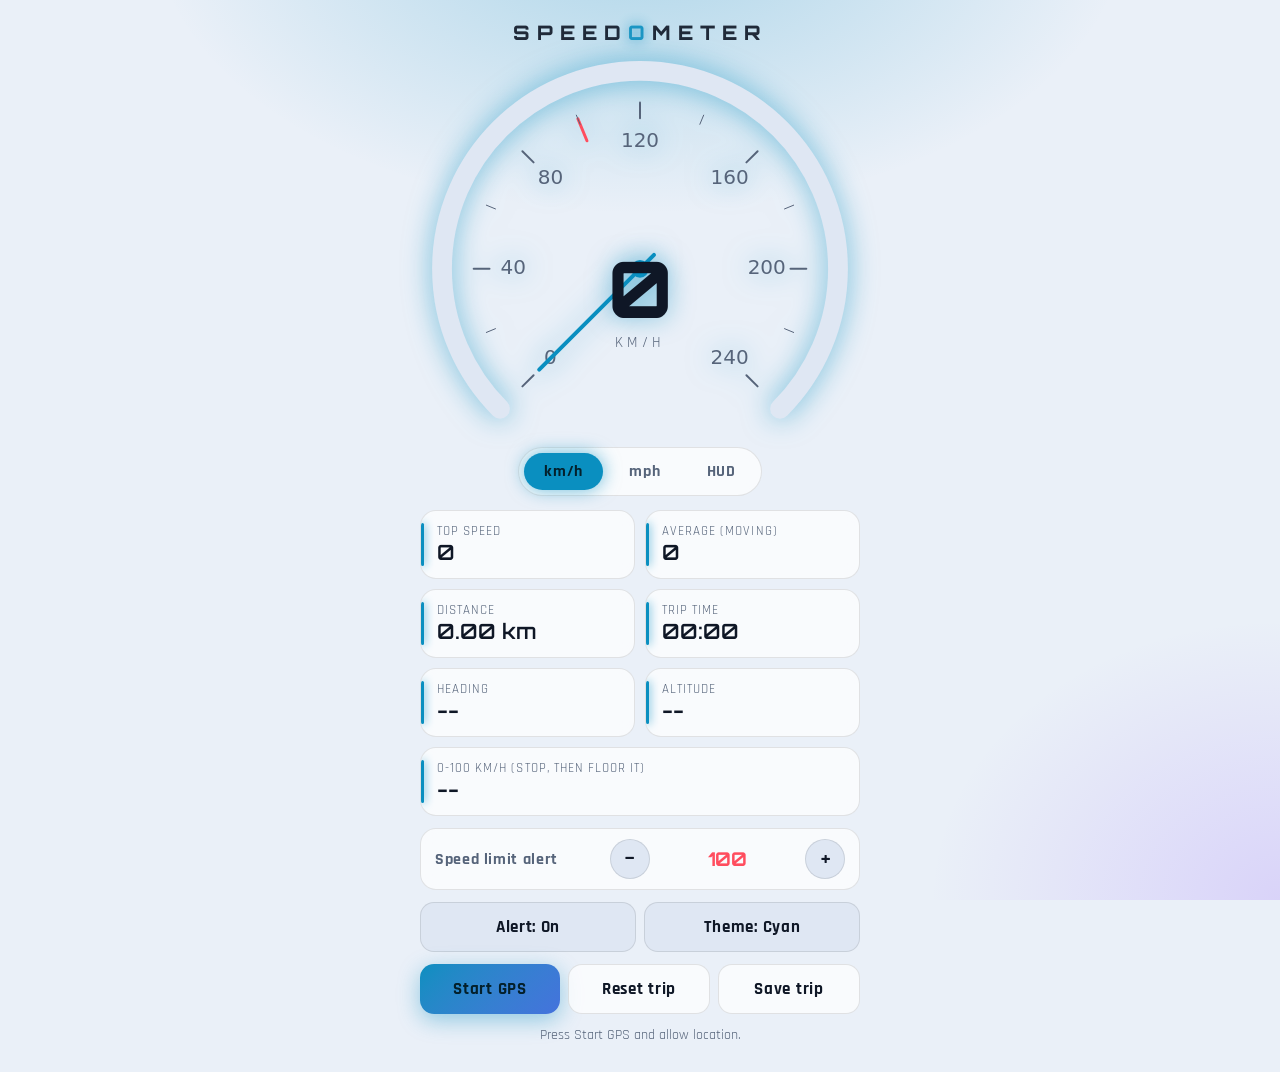
<file: index.html>
<!DOCTYPE html>
<html lang="en"><head><meta charset="utf-8">
<meta name="viewport" content="width=device-width, initial-scale=1, viewport-fit=cover">
<link rel="manifest" href="manifest.json"><meta name="theme-color" content="#070b14"><link rel="icon" href="icon-192.png"><link rel="apple-touch-icon" href="icon-192.png">
<title>Speedometer</title>
<link rel="preconnect" href="https://fonts.googleapis.com"><link rel="preconnect" href="https://fonts.gstatic.com" crossorigin><link href="https://fonts.googleapis.com/css2?family=Orbitron:wght@600;800&family=Rajdhani:wght@500;700&display=swap" rel="stylesheet" media="print" onload="this.media='all'">
<link rel="stylesheet" href="style.css"></head><body><main>
<h1 class="brand">SPEED<span>O</span>METER</h1>
<div id="gaugeWrap"><canvas id="cv"></canvas><div id="digital"><div id="val">0</div><div id="unit">km/h</div></div></div>
<div class="tabs"><button id="ukm" class="on">km/h</button><button id="umi">mph</button><button id="hudb">HUD</button></div>
<div class="grid">
<div><small>Top speed</small><b id="mx">0</b></div>
<div><small>Average (moving)</small><b id="av">0</b></div>
<div><small>Distance</small><b id="di">0.00</b></div>
<div><small>Trip time</small><b id="tt">00:00</b></div>
<div><small>Heading</small><b id="hd">--</b></div>
<div><small>Altitude</small><b id="al">--</b></div>
<div style="grid-column:span 2"><small id="azl">0-100 km/h (stop, then floor it)</small><b id="az">--</b></div></div>
<div class="ctl"><span>Speed limit alert</span><button id="lm">−</button><b id="lv">100</b><button id="lp">+</button></div>
<div class="row2"><button id="snd" style="background:var(--card);color:var(--ink)">Alert: On</button><button id="thm" style="background:var(--card);color:var(--ink)">Theme: Cyan</button></div>
<div class="row2"><button id="go">Start GPS</button><button id="rs">Reset trip</button><button id="sv">Save trip</button></div>
<div id="st">Press Start GPS and allow location.</div>
<div id="hist"></div>
</main>
<script src="script.js"></script></body></html>
</file>
<file: style.css>
/* ===== Speedometer styles ===== */
:root{--bg:#070b14;--card:#141b2b;--ink:#eef3fb;--dim:#8a97ae;--acc:#25d0ff;--bad:#ff4d5e;--line:rgba(255,255,255,.09);--glass:rgba(255,255,255,.05);
box-sizing:border-box;padding-top:env(safe-area-inset-top,0px);padding-bottom:env(safe-area-inset-bottom,0px)}
@media (prefers-color-scheme:light){:root:not([data-theme="dark"]){--bg:#eaf0f8;--card:#dfe7f3;--ink:#0f1726;--dim:#56647a;--acc:#0a8fc0;--line:rgba(0,0,0,.1);--glass:rgba(255,255,255,.7)}}
*{box-sizing:border-box}
html{scroll-padding-top:env(safe-area-inset-top,0px)}
body{margin:0;min-height:100vh;display:flex;flex-direction:column;align-items:center;padding:16px 14px 28px;color:var(--ink);font-family:"Rajdhani","Trebuchet MS",system-ui,sans-serif;font-size:16px;
background:radial-gradient(700px 420px at 50% -80px,color-mix(in srgb,var(--acc) 28%,transparent),transparent 70%),radial-gradient(500px 400px at 100% 100%,rgba(140,80,255,.18),transparent 70%),var(--bg);background-attachment:fixed}
main{width:100%;max-width:440px}
.brand{margin:4px 0 0;text-align:center;font-family:"Orbitron","Trebuchet MS",sans-serif;font-weight:800;font-size:20px;letter-spacing:.35em;color:var(--ink);opacity:.9}
.brand span{color:var(--acc);text-shadow:0 0 14px var(--acc)}
#gaugeWrap{position:relative;width:100%;aspect-ratio:1/.9;margin-top:6px}
canvas{width:100%;height:100%;display:block;filter:drop-shadow(0 0 14px color-mix(in srgb,var(--acc) 55%,transparent))}
#digital{position:absolute;left:0;right:0;top:50%;text-align:center}
#val{font-family:"Orbitron","Trebuchet MS",sans-serif;font-size:clamp(50px,16vw,78px);font-weight:800;line-height:1;font-variant-numeric:tabular-nums;text-shadow:0 0 24px color-mix(in srgb,var(--acc) 50%,transparent);transition:color .2s}
#unit{margin-top:6px;color:var(--dim);font-size:15px;letter-spacing:.3em;text-transform:uppercase}
/* buttons */
button{font-family:inherit;cursor:pointer;transition:transform .12s,box-shadow .2s,background .2s,filter .2s}
button:active{transform:scale(.95)}
.tabs{display:flex;gap:6px;justify-content:center;margin:0 auto 14px;width:fit-content;padding:5px;background:var(--glass);border:1px solid var(--line);border-radius:999px;backdrop-filter:blur(8px)}
.tabs button{border:0;background:transparent;color:var(--dim);border-radius:999px;padding:8px 20px;font-size:16px;font-weight:700;letter-spacing:.05em}
.tabs button.on{background:var(--acc);color:#04202b;box-shadow:0 0 18px color-mix(in srgb,var(--acc) 60%,transparent)}
/* stat cards */
.grid{display:grid;grid-template-columns:1fr 1fr;gap:10px}
.grid>div{position:relative;overflow:hidden;background:var(--glass);border:1px solid var(--line);border-radius:16px;padding:12px 14px 12px 16px;backdrop-filter:blur(8px)}
.grid>div:before{content:"";position:absolute;left:0;top:12px;bottom:12px;width:3px;border-radius:3px;background:var(--acc);box-shadow:0 0 10px var(--acc)}
.grid small{display:block;color:var(--dim);font-size:13px;letter-spacing:.08em;text-transform:uppercase}
.grid b{font-family:"Orbitron","Trebuchet MS",sans-serif;font-size:21px;font-weight:600;font-variant-numeric:tabular-nums}
/* limit control */
.ctl{display:flex;gap:10px;margin-top:12px;align-items:center;justify-content:space-between;background:var(--glass);border:1px solid var(--line);border-radius:16px;padding:10px 14px;backdrop-filter:blur(8px)}
.ctl span{font-size:16px;font-weight:700;color:var(--dim);letter-spacing:.04em}
.ctl b{font-family:"Orbitron","Trebuchet MS",sans-serif;font-size:19px;min-width:52px;text-align:center;color:var(--bad)}
.ctl button{width:40px;height:40px;border-radius:50%;border:1px solid var(--line);background:var(--card);color:var(--ink);font-size:20px;font-weight:700;padding:0}
.ctl button:hover{box-shadow:0 0 12px var(--acc)}
/* action buttons */
.row2{display:flex;gap:8px;margin-top:12px}
.row2 button{flex:1;border:1px solid var(--line);border-radius:14px;padding:13px 8px;font-size:17px;font-weight:700;letter-spacing:.04em;color:var(--ink);background:var(--glass)}
.row2 button:hover{filter:brightness(1.2)}
#go{border:0;color:#04202b;background:linear-gradient(135deg,var(--acc),color-mix(in srgb,var(--acc) 55%,#8c50ff));box-shadow:0 6px 22px color-mix(in srgb,var(--acc) 40%,transparent)}
#st{text-align:center;color:var(--dim);font-size:14px;margin-top:12px;min-height:18px}
#hist .grid{margin-top:12px}
/* HUD (windshield) mode */
body.hud{background:#000;justify-content:center}
body.hud .brand,body.hud canvas,body.hud .tabs,body.hud .grid,body.hud .ctl,body.hud .row2,body.hud #st,body.hud #hist{display:none}
body.hud main{transform:scaleX(-1)}
body.hud #gaugeWrap{aspect-ratio:auto;height:70vh}
body.hud #digital{top:50%;transform:translateY(-50%)}
body.hud #val{font-size:min(50vw,44vh);color:#27ff7d!important;text-shadow:0 0 40px #27ff7d}
body.hud #unit{color:#27ff7d;font-size:24px}
</file>
